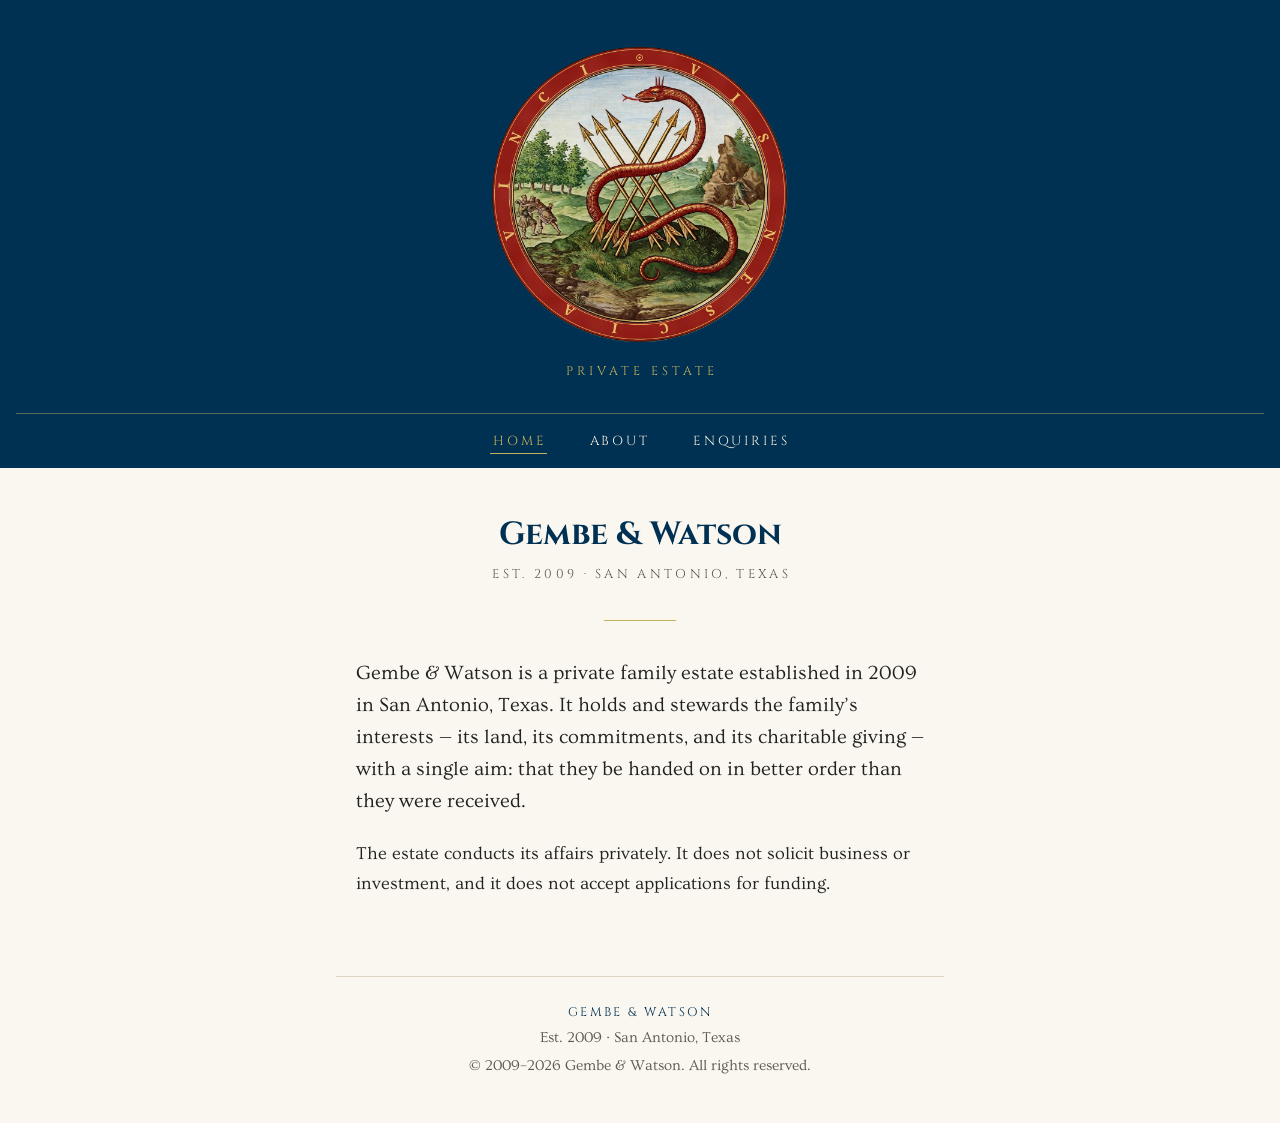
<file: index.html>
<!DOCTYPE html>
<html lang="en">
<head>
<meta charset="utf-8">
<meta name="viewport" content="width=device-width, initial-scale=1">
<title>Gembe &amp; Watson</title>
<meta name="description" content="Gembe & Watson is a private family estate established in 2009 in San Antonio, Texas.">
<link rel="canonical" href="https://gembeandwatson.com/">
<link rel="icon" type="image/svg+xml" href="/assets/favicon.svg">
<link rel="icon" type="image/png" href="/assets/favicon.png">
<link rel="apple-touch-icon" href="/icons/icon-192x192.png">
<link rel="manifest" href="/manifest.webmanifest">
<meta name="theme-color" content="#003153">
<meta property="og:type" content="website">
<meta property="og:site_name" content="Gembe &amp; Watson">
<meta property="og:title" content="Gembe &amp; Watson">
<meta property="og:description" content="Gembe &amp; Watson is a private family estate established in 2009 in San Antonio, Texas.">
<meta property="og:url" content="https://gembeandwatson.com/">
<meta property="og:image" content="https://gembeandwatson.com/assets/emblem-og.jpg">
<meta name="twitter:card" content="summary">
<link rel="preconnect" href="https://fonts.googleapis.com">
<link rel="preconnect" href="https://fonts.gstatic.com" crossorigin>
<link href="https://fonts.googleapis.com/css?family=Cinzel:400,700|Ovo&display=swap" rel="stylesheet">
<link rel="stylesheet" href="/assets/styles.css">
</head>
<body>
<header class="masthead">
  <img class="arms" src="/assets/emblem.webp" alt="Emblem of Gembe &amp; Watson" width="300" height="300">
  <p class="tagline">Private Estate</p>
  <nav class="nav" aria-label="Site">
    <ul>
      <li><a href="/" aria-current="page">Home</a></li>
      <li><a href="/about/">About</a></li>
      <li><a href="/contact/">Enquiries</a></li>
    </ul>
  </nav>
</header>
<main>
  <h1>Gembe &amp; Watson</h1>
  <p class="est">Est. 2009 &middot; San Antonio, Texas</p>
  <hr class="rule">
  <p class="lead">Gembe &amp; Watson is a private family estate established in 2009
  in San Antonio, Texas. It holds and stewards the family&rsquo;s interests
  &mdash; its land, its commitments, and its charitable giving &mdash; with a
  single aim: that they be handed on in better order than they were received.</p>
  <p>The estate conducts its affairs privately. It does not solicit business
  or investment, and it does not accept applications for funding.</p>
</main>
<footer>
  <p class="f-name">Gembe &amp; Watson</p>
  <p>Est. 2009 &middot; San Antonio, Texas</p>
  <p>&copy; 2009&ndash;<span id="yr">2026</span> Gembe &amp; Watson. All rights reserved.</p>
</footer>
<script>document.getElementById('yr').textContent = new Date().getFullYear();</script>
</body>
</html>
</file>
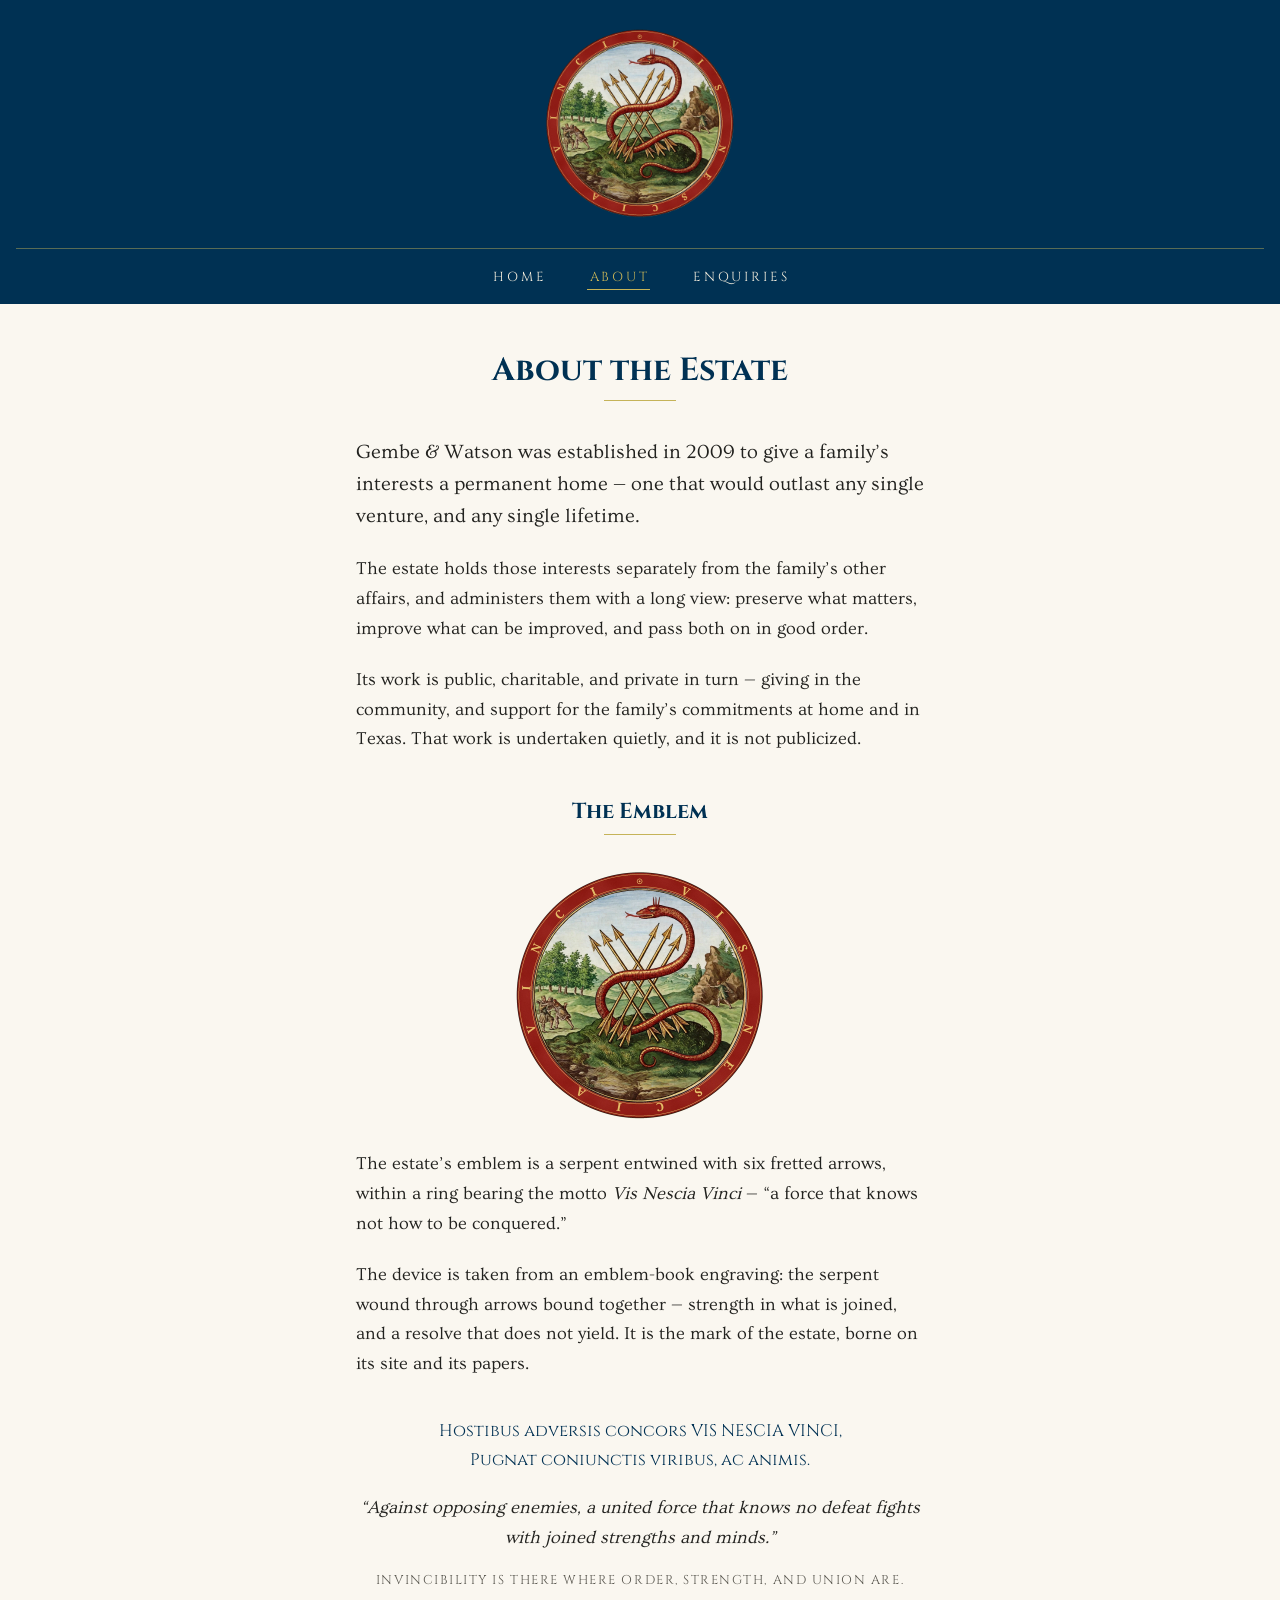
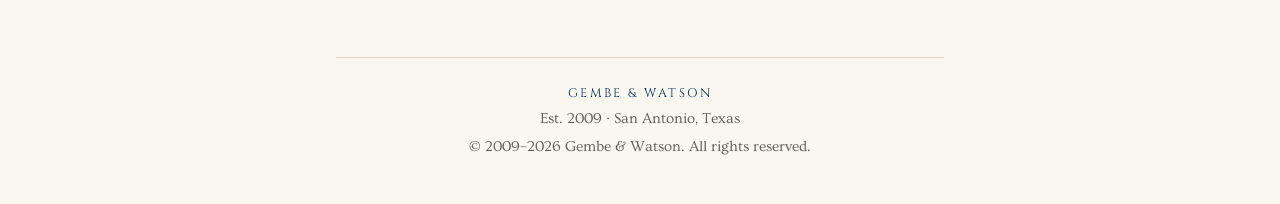
<file: about/index.html>
<!DOCTYPE html>
<html lang="en">
<head>
<meta charset="utf-8">
<meta name="viewport" content="width=device-width, initial-scale=1">
<title>About | Gembe &amp; Watson</title>
<meta name="description" content="About Gembe & Watson, a private family estate established in 2009.">
<link rel="canonical" href="https://gembeandwatson.com/about/">
<link rel="icon" type="image/svg+xml" href="/assets/favicon.svg">
<link rel="icon" type="image/png" href="/assets/favicon.png">
<link rel="apple-touch-icon" href="/icons/icon-192x192.png">
<link rel="manifest" href="/manifest.webmanifest">
<meta name="theme-color" content="#003153">
<meta property="og:type" content="website">
<meta property="og:site_name" content="Gembe &amp; Watson">
<meta property="og:title" content="About | Gembe &amp; Watson">
<meta property="og:description" content="About Gembe &amp; Watson, a private family estate established in 2009.">
<meta property="og:url" content="https://gembeandwatson.com/about/">
<meta property="og:image" content="https://gembeandwatson.com/assets/emblem-og.jpg">
<meta name="twitter:card" content="summary">
<link rel="preconnect" href="https://fonts.googleapis.com">
<link rel="preconnect" href="https://fonts.gstatic.com" crossorigin>
<link href="https://fonts.googleapis.com/css?family=Cinzel:400,700|Ovo&display=swap" rel="stylesheet">
<link rel="stylesheet" href="/assets/styles.css">
</head>
<body>
<header class="masthead masthead--small">
  <img class="arms" src="/assets/emblem.webp" alt="Emblem of Gembe &amp; Watson" width="300" height="300">
  <nav class="nav" aria-label="Site">
    <ul>
      <li><a href="/">Home</a></li>
      <li><a href="/about/" aria-current="page">About</a></li>
      <li><a href="/contact/">Enquiries</a></li>
    </ul>
  </nav>
</header>
<main>
  <h1>About the Estate</h1>
  <hr class="rule">
  <p class="lead">Gembe &amp; Watson was established in 2009 to give a
  family&rsquo;s interests a permanent home &mdash; one that would outlast
  any single venture, and any single lifetime.</p>
  <p>The estate holds those interests separately from the family&rsquo;s other
  affairs, and administers them with a long view: preserve what matters,
  improve what can be improved, and pass both on in good order.</p>
  <p>Its work is public, charitable, and private in turn &mdash; giving in the
  community, and support for the family&rsquo;s commitments at home and in
  Texas. That work is undertaken quietly, and it is not publicized.</p>
  <h2 class="subhead">The Emblem</h2>
  <hr class="rule">
  <img class="emblem-fig" src="/assets/emblem.webp" alt="The emblem in full: a serpent entwined with six fretted arrows, ringed by the motto Vis Nescia Vinci" width="300" height="300">

  <p>The estate&rsquo;s emblem is a serpent entwined with six fretted
  arrows, within a ring bearing the motto <em>Vis Nescia Vinci</em> &mdash;
  &ldquo;a force that knows not how to be conquered.&rdquo;</p>

  <p>The device is taken from an emblem-book engraving: the serpent wound
  through arrows bound together &mdash; strength in what is joined, and a
  resolve that does not yield. It is the mark of the estate, borne on its
  site and its papers.</p>

    <div class="motto">
          <p class="motto-latin">Hostibus adversis concors VIS NESCIA VINCI,<br>
                Pugnat coniunctis viribus, ac animis.</p>
          <p class="motto-trans">&ldquo;Against opposing enemies, a united force
                that knows no defeat fights with joined strengths and minds.&rdquo;</p>
          <p class="motto-note">Invincibility is there where Order, Strength,
                and Union are.</p>
    </div>
</main>
<footer>
  <p class="f-name">Gembe &amp; Watson</p>
  <p>Est. 2009 &middot; San Antonio, Texas</p>
  <p>&copy; 2009&ndash;<span id="yr">2026</span> Gembe &amp; Watson. All rights reserved.</p>
</footer>
<script>document.getElementById('yr').textContent = new Date().getFullYear();</script>
</body>
</html>
</file>
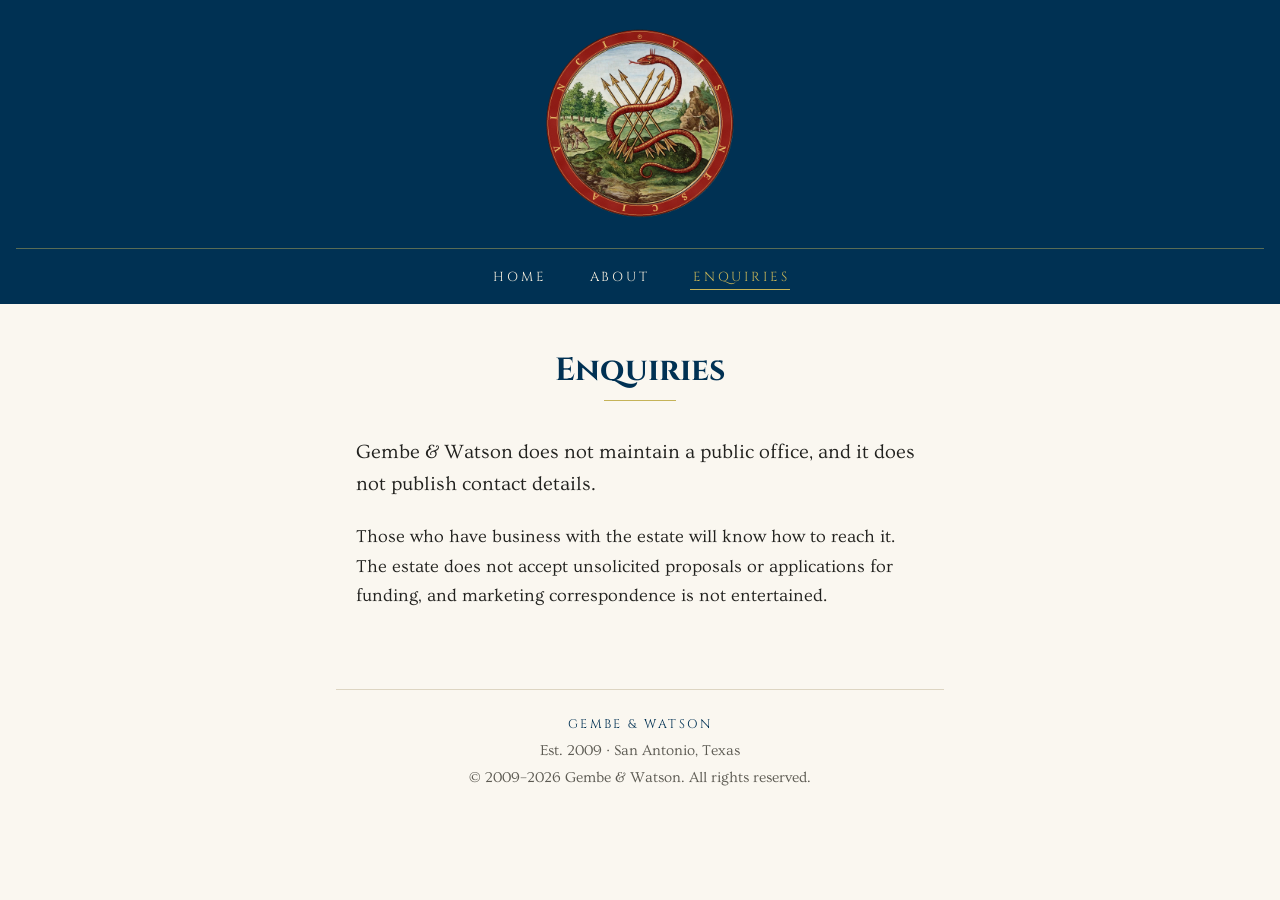
<file: contact/index.html>
<!DOCTYPE html>
<html lang="en">
<head>
<meta charset="utf-8">
<meta name="viewport" content="width=device-width, initial-scale=1">
<title>Enquiries | Gembe &amp; Watson</title>
<meta name="description" content="Enquiries to Gembe & Watson, a private family estate established in 2009.">
<link rel="canonical" href="https://gembeandwatson.com/contact/">
<link rel="icon" type="image/svg+xml" href="/assets/favicon.svg">
<link rel="icon" type="image/png" href="/assets/favicon.png">
<link rel="apple-touch-icon" href="/icons/icon-192x192.png">
<link rel="manifest" href="/manifest.webmanifest">
<meta name="theme-color" content="#003153">
<meta property="og:type" content="website">
<meta property="og:site_name" content="Gembe &amp; Watson">
<meta property="og:title" content="Enquiries | Gembe &amp; Watson">
<meta property="og:description" content="Enquiries to Gembe &amp; Watson, a private family estate established in 2009.">
<meta property="og:url" content="https://gembeandwatson.com/contact/">
<meta property="og:image" content="https://gembeandwatson.com/assets/emblem-og.jpg">
<meta name="twitter:card" content="summary">
<link rel="preconnect" href="https://fonts.googleapis.com">
<link rel="preconnect" href="https://fonts.gstatic.com" crossorigin>
<link href="https://fonts.googleapis.com/css?family=Cinzel:400,700|Ovo&display=swap" rel="stylesheet">
<link rel="stylesheet" href="/assets/styles.css">
</head>
<body>
<header class="masthead masthead--small">
  <img class="arms" src="/assets/emblem.webp" alt="Emblem of Gembe &amp; Watson" width="300" height="300">
  <nav class="nav" aria-label="Site">
    <ul>
      <li><a href="/">Home</a></li>
      <li><a href="/about/">About</a></li>
      <li><a href="/contact/" aria-current="page">Enquiries</a></li>
    </ul>
  </nav>
</header>
<main>
  <h1>Enquiries</h1>
  <hr class="rule">
  <p class="lead">Gembe &amp; Watson does not maintain a public office, and it
  does not publish contact details.</p>
  <p>Those who have business with the estate will know how to reach it. The
  estate does not accept unsolicited proposals or applications for funding,
  and marketing correspondence is not entertained.</p>
</main>
<footer>
  <p class="f-name">Gembe &amp; Watson</p>
  <p>Est. 2009 &middot; San Antonio, Texas</p>
  <p>&copy; 2009&ndash;<span id="yr">2026</span> Gembe &amp; Watson. All rights reserved.</p>
</footer>
<script>document.getElementById('yr').textContent = new Date().getFullYear();</script>
</body>
</html>
</file>
<file: assets/styles.css>
/* Gembe & Watson — plain static site. No build step, no JavaScript required. */
:root {
  --blue: #003153;
  --gold: #c5b358;
  --paper: #faf7f0;
  --ink: #21211e;
  --muted: #5c5a52;
}
* { box-sizing: border-box; }
html { -webkit-text-size-adjust: 100%; }
body {
  margin: 0;
  background: var(--paper);
  color: var(--ink);
  font-family: "Ovo", Georgia, "Times New Roman", serif;
  font-size: 1.125rem;
  line-height: 1.65;
}
.masthead {
  background: var(--blue);
  text-align: center;
  padding: 2.75rem 1rem 0;
}
.masthead .arms {
  display: block;
  margin: 0 auto;
  width: 300px;
  max-width: 72vw;
  height: auto;
}
.masthead--small { padding-top: 1.75rem; }
.masthead--small .arms { width: 190px; }
.tagline {
  color: var(--gold);
  font-family: "Cinzel", "Ovo", Georgia, serif;
  letter-spacing: 0.32em;
  text-transform: uppercase;
  font-size: 0.78rem;
  margin: 1.1rem 0 0;
  padding-left: 0.32em;
}
.nav {
  margin-top: 1.9rem;
  border-top: 1px solid rgba(197, 179, 88, 0.45);
}
.nav ul {
  list-style: none;
  margin: 0;
  padding: 0.7rem 1rem 0.85rem;
  display: flex;
  justify-content: center;
  gap: 2.5rem;
  flex-wrap: wrap;
}
.nav a {
  color: #f2ecdc;
  text-decoration: none;
  font-family: "Cinzel", "Ovo", Georgia, serif;
  font-size: 0.82rem;
  letter-spacing: 0.22em;
  text-transform: uppercase;
  padding-left: 0.22em;
}
.nav a:hover,
.nav a:focus { color: var(--gold); }
.nav a[aria-current="page"] {
  color: var(--gold);
  border-bottom: 1px solid var(--gold);
  padding-bottom: 0.2rem;
}
main {
  max-width: 38rem;
  margin: 0 auto;
  padding: 3rem 1.25rem 1rem;
}
h1 {
  font-family: "Cinzel", "Ovo", Georgia, serif;
  font-weight: 700;
  color: var(--blue);
  font-size: 2rem;
  line-height: 1.2;
  text-align: center;
  margin: 0 0 0.6rem;
}
.est {
  text-align: center;
  color: var(--muted);
  font-family: "Cinzel", "Ovo", Georgia, serif;
  letter-spacing: 0.26em;
  text-transform: uppercase;
  font-size: 0.8rem;
  margin: 0 0 2.2rem;
  padding-left: 0.26em;
}
.rule {
  border: 0;
  border-top: 1px solid var(--gold);
  width: 4.5rem;
  margin: 0 auto 2.2rem;
}
h2.subhead {
  font-family: "Cinzel", "Ovo", Georgia, serif;
  font-weight: 700;
  color: var(--blue);
  font-size: 1.35rem;
  line-height: 1.2;
  text-align: center;
  margin: 2.8rem 0 0.6rem;
}

.emblem-fig {
  display: block;
  margin: 0 auto 1.8rem;
  width: 250px;
  max-width: 70vw;
  height: auto;
}
p { margin: 0 0 1.35rem; }
.motto {
    margin: 2.4rem auto 0.6rem;
    text-align: center;
}
.motto-latin {
    font-family: "Cinzel", "Ovo", Georgia, serif;
    font-size: 1.05rem;
    line-height: 1.75;
    color: var(--blue);
    margin: 0 0 1.1rem;
}
.motto-trans {
    font-style: italic;
    margin: 0 0 1.1rem;
}
.motto-note {
    font-family: "Cinzel", "Ovo", Georgia, serif;
    letter-spacing: 0.12em;
    text-transform: uppercase;
    font-size: 0.8rem;
    color: var(--muted);
    margin: 0;
}
.lead { font-size: 1.22rem; }
a { color: var(--blue); }
a:hover, a:focus { color: #00507f; }
footer {
  max-width: 38rem;
  margin: 2.5rem auto 0;
  padding: 1.4rem 1.25rem 2.6rem;
  border-top: 1px solid #ddd5c2;
  text-align: center;
  color: var(--muted);
  font-size: 0.92rem;
}
footer p { margin: 0.2rem 0; }
footer .f-name {
  font-family: "Cinzel", "Ovo", Georgia, serif;
  letter-spacing: 0.2em;
  text-transform: uppercase;
  font-size: 0.78rem;
  color: var(--blue);
}
@media (max-width: 480px) {
  body { font-size: 1.06rem; }
  h1 { font-size: 1.65rem; }
  .nav ul { gap: 1.5rem; }
  main { padding-top: 2.2rem; }
}
</file>
